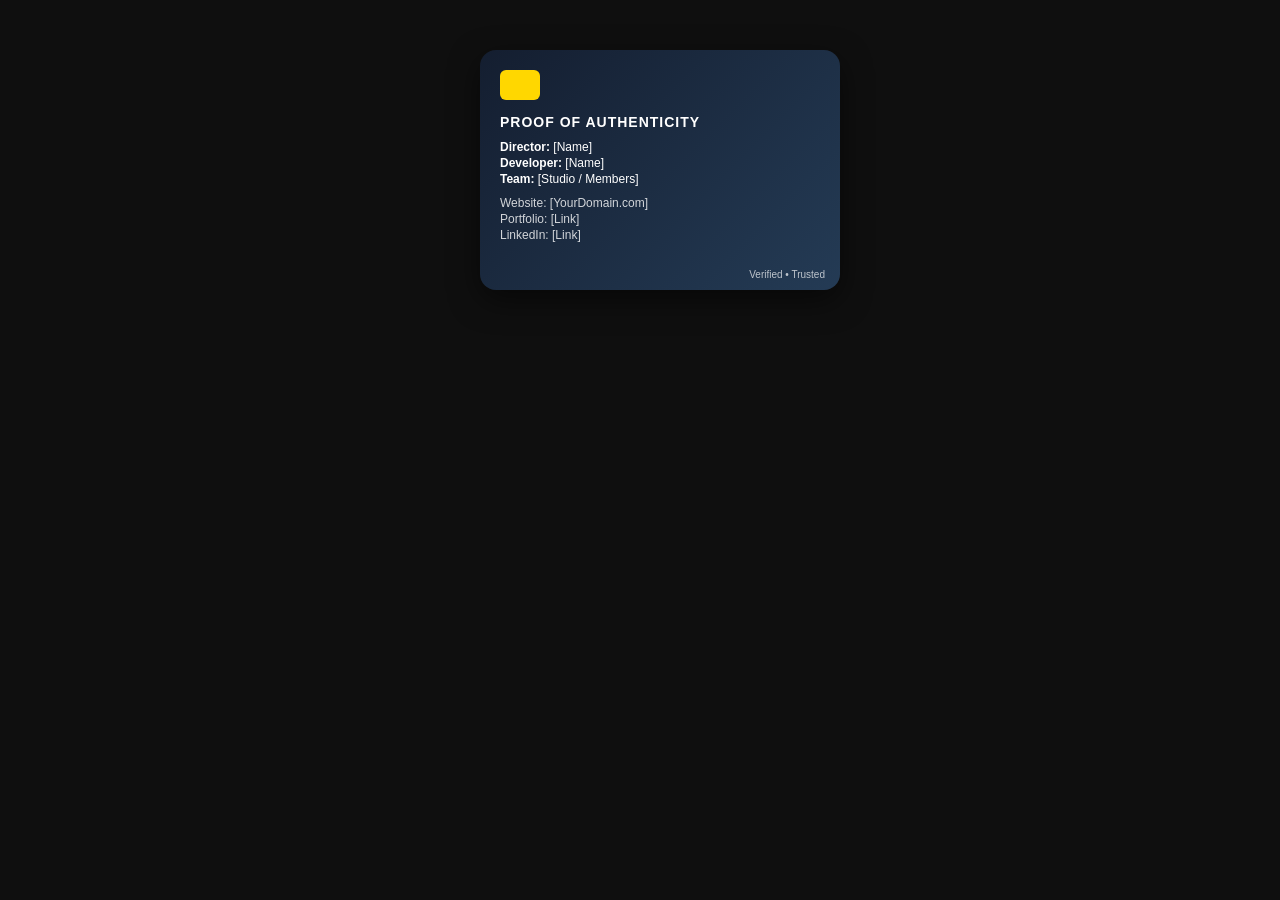
<file: Testing/index.html>
<!DOCTYPE html>
<html lang="en">
<head>
    <meta charset="UTF-8">
    <meta name="viewport" content="width=device-width, initial-scale=1.0">
    <link rel="stylesheet" href="style.css">
    <title>Document</title>
</head>
<body>
    <div class="card-container">
  <div class="card">

    <!-- FRONT SIDE -->
    <div class="card-face front">
      <div class="chip"></div>
      <h3>PROOF OF AUTHENTICITY</h3>

      <p><strong>Director:</strong> [Name]</p>
      <p><strong>Developer:</strong> [Name]</p>
      <p><strong>Team:</strong> [Studio / Members]</p>

      <div class="links">
        <p>Website: [YourDomain.com]</p>
        <p>Portfolio: [Link]</p>
        <p>LinkedIn: [Link]</p>
      </div>

      <span class="tag">Verified • Trusted</span>
    </div>

    <!-- BACK SIDE -->
    <div class="card-face back">
      <h3>BUSINESS VERIFICATION</h3>

      <p>✔ Registered Business</p>
      <p>✔ Verified via Razorpay</p>
      <p>✔ Merchant ID: [XXXXXX]</p>
      <p>✔ GST & Taxes Covered by Us</p>
      <p class="small">(Students are exempted)</p>

      <div class="divider"></div>

      <p>🌍 130+ Countries</p>
      <p>💳 International Payments Accepted</p>

      <span class="tag">Secure • Global</span>
    </div>

  </div>
</div>
</body>
</html>
</file>
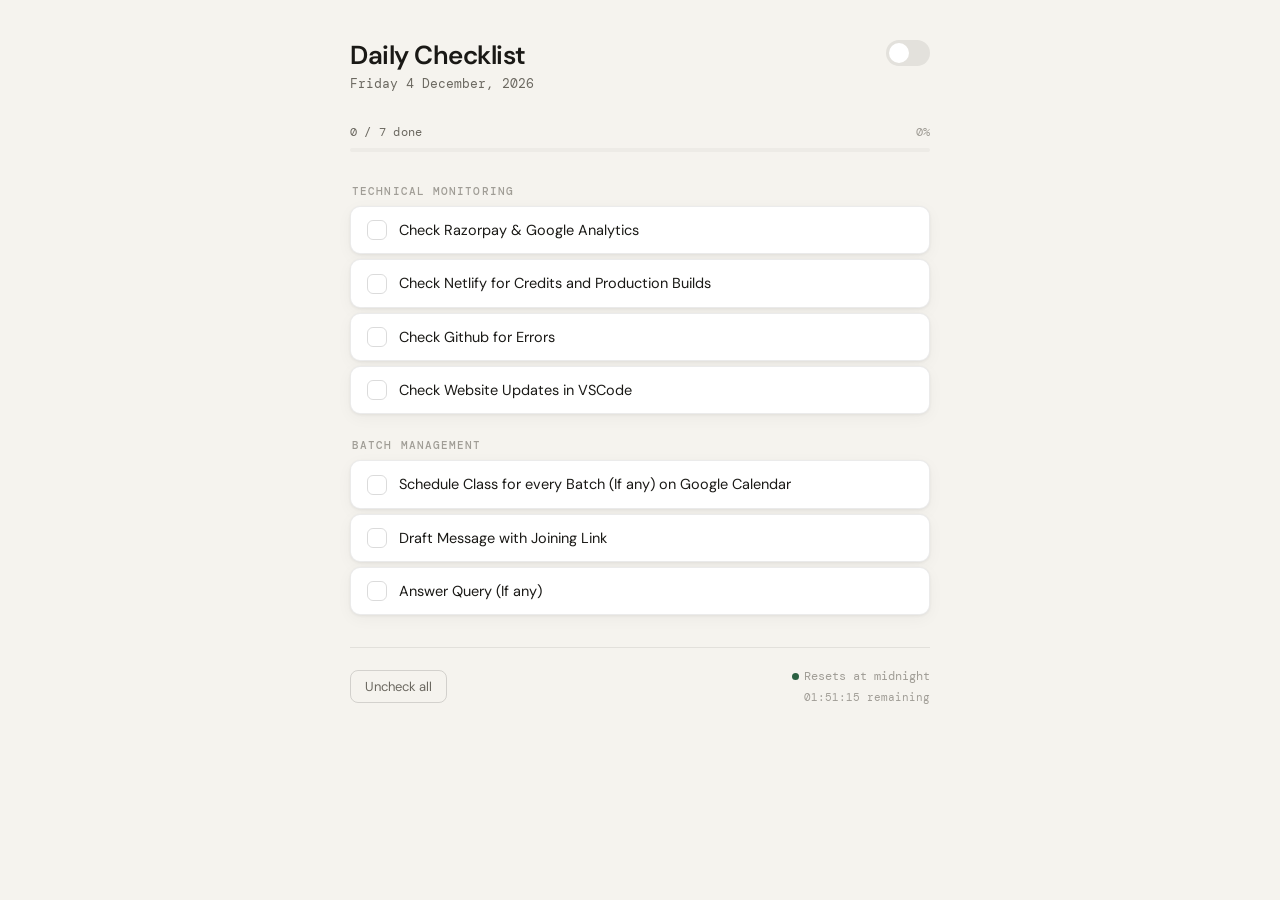
<file: daily-checklist.html>
<!DOCTYPE html>

<html lang="en" data-theme="light">
<head>
<meta charset="UTF-8" />
<meta name="viewport" content="width=device-width, initial-scale=1.0" />
<title>Daily Checklist</title>
<link rel="preconnect" href="https://fonts.googleapis.com" />
<link href="https://fonts.googleapis.com/css2?family=DM+Sans:wght@300;400;500;600&family=DM+Mono:wght@400;500&display=swap" rel="stylesheet" />
<style>
  :root[data-theme="light"] {
    --bg: #F5F3EE;
    --surface: #FFFFFF;
    --surface2: #EDEBE6;
    --border: rgba(0,0,0,0.08);
    --border2: rgba(0,0,0,0.14);
    --text: #1A1916;
    --text2: #6B6860;
    --text3: #A09D96;
    --accent: #2A6041;
    --accent-bg: #EAF3DE;
    --accent-light: #C0DD97;
    --check-bg: #2A6041;
    --check-tick: #fff;
    --tag-bg: #EDEBE6;
    --tag-text: #6B6860;
    --done-line: rgba(0,0,0,0.25);
    --shadow: 0 1px 3px rgba(0,0,0,0.06), 0 4px 16px rgba(0,0,0,0.04);
    --toggle-bg: #E3E1DC;
    --toggle-btn: #fff;    
    --test-commit-variable: #000;
    --accent-color: #2A6041;
  }
  :root[data-theme="dark"] {
    --bg: #141412;
    --surface: #1E1D1B;
    --surface2: #272521;
    --border: rgba(255,255,255,0.07);
    --border2: rgba(255,255,255,0.13);
    --text: #F0EDE8;
    --text2: #9E9B94;
    --text3: #5E5C57;
    --accent: #5DCAA5;
    --accent-bg: #04342C;
    --accent-light: #0F6E56;
    --check-bg: #5DCAA5;
    --check-tick: #04342C;
    --tag-bg: #272521;
    --tag-text: #9E9B94;
    --done-line: rgba(255,255,255,0.2);
    --shadow: 0 1px 3px rgba(0,0,0,0.3), 0 4px 16px rgba(0,0,0,0.2);
    --toggle-bg: #2A2926;
    --toggle-btn: #5DCAA5;
  }

  *, *::before, *::after { box-sizing: border-box; margin: 0; padding: 0; }

  body {
    font-family: 'DM Sans', sans-serif;
    background: var(--bg);
    color: var(--text);
    min-height: 100vh;
    padding: 2.5rem 1rem;
    transition: background 0.25s, color 0.25s;
  }

  .page {
    max-width: 580px;
    margin: 0 auto;
  }

  /* Header */
  .header {
    display: flex;
    align-items: flex-start;
    justify-content: space-between;
    margin-bottom: 2rem;
  }
  .header-left {}
  .header-title {
    font-size: 26px;
    font-weight: 600;
    letter-spacing: -0.5px;
    color: var(--text);
    line-height: 1.2;
  }
  .header-date {
    font-size: 13px;
    color: var(--text2);
    margin-top: 4px;
    font-family: 'DM Mono', monospace;
  }
  .header-right { display: flex; align-items: center; gap: 10px; }

  /* Theme toggle */
  .theme-toggle {
    width: 44px;
    height: 26px;
    border-radius: 99px;
    background: var(--toggle-bg);
    border: none;
    cursor: pointer;
    position: relative;
    transition: background 0.25s;
    flex-shrink: 0;
  }
  .theme-toggle::after {
    content: '';
    position: absolute;
    top: 3px; left: 3px;
    width: 20px; height: 20px;
    border-radius: 50%;
    background: var(--toggle-btn);
    transition: transform 0.25s, background 0.25s;
  }
  [data-theme="dark"] .theme-toggle::after { transform: translateX(18px); }

  /* Progress */
  .progress-section { margin-bottom: 2rem; }
  .progress-meta {
    display: flex;
    justify-content: space-between;
    font-size: 12px;
    font-family: 'DM Mono', monospace;
    color: var(--text3);
    margin-bottom: 8px;
    letter-spacing: 0.02em;
  }
  .progress-meta span:first-child { color: var(--text2); }
  .track {
    height: 4px;
    background: var(--surface2);
    border-radius: 99px;
    overflow: hidden;
  }
  .fill {
    height: 100%;
    background: var(--accent);
    border-radius: 99px;
    transition: width 0.4s cubic-bezier(0.4,0,0.2,1);
    min-width: 0;
  }

  /* Groups */
  .group { margin-bottom: 1.5rem; }
  .group-label {
    font-size: 11px;
    font-weight: 500;
    letter-spacing: 0.1em;
    text-transform: uppercase;
    color: var(--text3);
    font-family: 'DM Mono', monospace;
    margin-bottom: 8px;
    padding-left: 2px;
  }
  .group-items { display: flex; flex-direction: column; gap: 5px; }

  /* Task item */
  .task {
    display: flex;
    align-items: center;
    gap: 12px;
    padding: 13px 16px;
    background: var(--surface);
    border-radius: 10px;
    border: 1px solid var(--border);
    cursor: pointer;
    user-select: none;
    transition: border-color 0.15s, opacity 0.2s, transform 0.1s;
    box-shadow: var(--shadow);
    animation: fadeIn 0.25s ease forwards;
  }
  @keyframes fadeIn { from { opacity:0; transform: translateY(4px); } to { opacity:1; transform: translateY(0); } }
  .task:hover { border-color: var(--border2); }
  .task:active { transform: scale(0.99); }
  .task.done { opacity: 0.5; }

  .cb {
    width: 20px; height: 20px;
    border-radius: 6px;
    border: 1.5px solid var(--border2);
    flex-shrink: 0;
    display: flex; align-items: center; justify-content: center;
    transition: background 0.15s, border-color 0.15s;
    background: transparent;
  }
  .task.done .cb {
    background: var(--check-bg);
    border-color: var(--check-bg);
  }
  .cb svg { display: none; }
  .task.done .cb svg { display: block; }

  .task-label {
    font-size: 14.5px;
    font-weight: 400;
    color: var(--text);
    flex: 1;
    line-height: 1.4;
    transition: color 0.15s;
  }
  .task.done .task-label {
    text-decoration: line-through;
    text-decoration-color: var(--done-line);
    color: var(--text2);
  }

  /* Footer */
  .footer {
    display: flex;
    align-items: center;
    justify-content: space-between;
    margin-top: 2rem;
    padding-top: 1.25rem;
    border-top: 1px solid var(--border);
  }
  .reset-btn {
    font-size: 13px;
    font-family: 'DM Sans', sans-serif;
    color: var(--text2);
    background: none;
    border: 1px solid var(--border2);
    border-radius: 8px;
    padding: 7px 14px;
    cursor: pointer;
    transition: color 0.15s, border-color 0.15s, background 0.15s;
  }
  .reset-btn:hover { border-color: var(--accent); color: var(--accent); background: var(--accent-bg); }

  .auto-reset-badge {
    display: flex;
    align-items: center;
    gap: 5px;
    font-size: 12px;
    font-family: 'DM Mono', monospace;
    color: var(--text3);
  }
  .dot {
    width: 7px; height: 7px;
    border-radius: 50%;
    background: var(--accent);
    animation: pulse 2s infinite;
  }
  @keyframes pulse {
    0%,100% { opacity:1; transform: scale(1); }
    50% { opacity:0.5; transform: scale(0.8); }
  }

  .countdown {
    font-size: 11px;
    font-family: 'DM Mono', monospace;
    color: var(--text3);
    margin-top: 6px;
    text-align: right;
  }
</style>
</head>
<body>
<div class="page">
  <div class="header">
    <div class="header-left">
      <div class="header-title">Daily Checklist</div>
      <div class="header-date" id="date-label"></div>
    </div>
    <div class="header-right">
      <button class="theme-toggle" id="theme-toggle" title="Toggle light/dark mode" onclick="toggleTheme()"></button>
    </div>
  </div>

  <div class="progress-section">
    <div class="progress-meta">
      <span id="progress-text">0 / 0 done</span>
      <span id="progress-pct">0%</span>
    </div>
    <div class="track"><div class="fill" id="fill" style="width:0%"></div></div>
  </div>

  <div id="checklist"></div>

  <div class="footer">
    <button class="reset-btn" onclick="uncheckAll()">Uncheck all</button>
    <div>
      <div class="auto-reset-badge">
        <span class="dot"></span>
        <span>Resets at midnight</span>
      </div>
      <div class="countdown" id="countdown"></div>
    </div>
  </div>
</div>

<script>
const STORAGE_KEY = 'abhinav_daily_checklist_v1';

const GROUPS = [
  {
    label: 'Technical monitoring',
    tasks: [
      'Check Razorpay & Google Analytics',
      'Check Netlify for Credits and Production Builds',
      'Check Github for Errors',
      'Check Website Updates in VSCode',
    ]
  },
  {
    label: 'Batch management',
    tasks: [
      'Schedule Class for every Batch (If any) on Google Calendar',
      'Draft Message with Joining Link',
      'Answer Query (If any)',
    ]
  }
];

const today = () => new Date().toISOString().slice(0, 10);

function loadState() {
  try {
    const raw = localStorage.getItem(STORAGE_KEY);
    if (!raw) return null;
    return JSON.parse(raw);
  } catch { return null; }
}

function saveState(state) {
  try { localStorage.setItem(STORAGE_KEY, JSON.stringify(state)); } catch {}
}

function buildInitialChecks() {
  const checks = {};
  GROUPS.forEach(g => g.tasks.forEach(t => { checks[t] = false; }));
  return checks;
}

let state = loadState();
if (!state) {
  state = { date: today(), checks: buildInitialChecks(), theme: 'light' };
} else {
  if (state.date !== today()) {
    const checks = buildInitialChecks();
    state = { date: today(), checks, theme: state.theme || 'light' };
  }
}
saveState(state);

// Apply theme
document.documentElement.setAttribute('data-theme', state.theme || 'light');

function toggleTheme() {
  const cur = document.documentElement.getAttribute('data-theme');
  const next = cur === 'dark' ? 'light' : 'dark';
  document.documentElement.setAttribute('data-theme', next);
  state.theme = next;
  saveState(state);
}

function toggleTask(taskLabel) {
  state.checks[taskLabel] = !state.checks[taskLabel];
  saveState(state);
  render();
}

function uncheckAll() {
  Object.keys(state.checks).forEach(k => state.checks[k] = false);
  saveState(state);
  render();
}

function render() {
  const container = document.getElementById('checklist');
  container.innerHTML = '';

  let total = 0, done = 0;

  GROUPS.forEach(group => {
    const groupEl = document.createElement('div');
    groupEl.className = 'group';

    const labelEl = document.createElement('div');
    labelEl.className = 'group-label';
    labelEl.textContent = group.label;
    groupEl.appendChild(labelEl);

    const itemsEl = document.createElement('div');
    itemsEl.className = 'group-items';

    group.tasks.forEach(taskLabel => {
      total++;
      const isDone = !!state.checks[taskLabel];
      if (isDone) done++;

      const el = document.createElement('div');
      el.className = 'task' + (isDone ? ' done' : '');
      el.innerHTML = `
        <div class="cb">
          <svg width="11" height="9" viewBox="0 0 11 9" fill="none">
            <path d="M1 4.5L4 7.5L10 1" stroke="var(--check-tick)" stroke-width="1.8" stroke-linecap="round" stroke-linejoin="round"/>
          </svg>
        </div>
        <span class="task-label">${esc(taskLabel)}</span>
      `;
      el.onclick = () => toggleTask(taskLabel);
      itemsEl.appendChild(el);
    });

    groupEl.appendChild(itemsEl);
    container.appendChild(groupEl);
  });

  const pct = total === 0 ? 0 : Math.round((done / total) * 100);
  document.getElementById('progress-text').textContent = `${done} / ${total} done`;
  document.getElementById('progress-pct').textContent = pct + '%';
  document.getElementById('fill').style.width = pct + '%';
}

function esc(s) {
  return s.replace(/&/g,'&amp;').replace(/</g,'&lt;').replace(/>/g,'&gt;');
}

function updateMeta() {
  const now = new Date();
  document.getElementById('date-label').textContent = now.toLocaleDateString('en-IN', {
    weekday: 'long', day: 'numeric', month: 'long', year: 'numeric'
  });
  const midnight = new Date(now);
  midnight.setHours(24, 0, 0, 0);
  const diff = midnight - now;
  const h = Math.floor(diff / 3600000);
  const m = Math.floor((diff % 3600000) / 60000);
  const s = Math.floor((diff % 60000) / 1000);
  document.getElementById('countdown').textContent =
    `${String(h).padStart(2,'0')}:${String(m).padStart(2,'0')}:${String(s).padStart(2,'0')} remaining`;
}

function midnightCheck() {
  if (state.date !== today()) {
    state.checks = buildInitialChecks();
    state.date = today();
    saveState(state);
    render();
  }
}

render();
updateMeta();
setInterval(() => { updateMeta(); midnightCheck(); }, 1000);
</script>
</body>
</html>
</file>
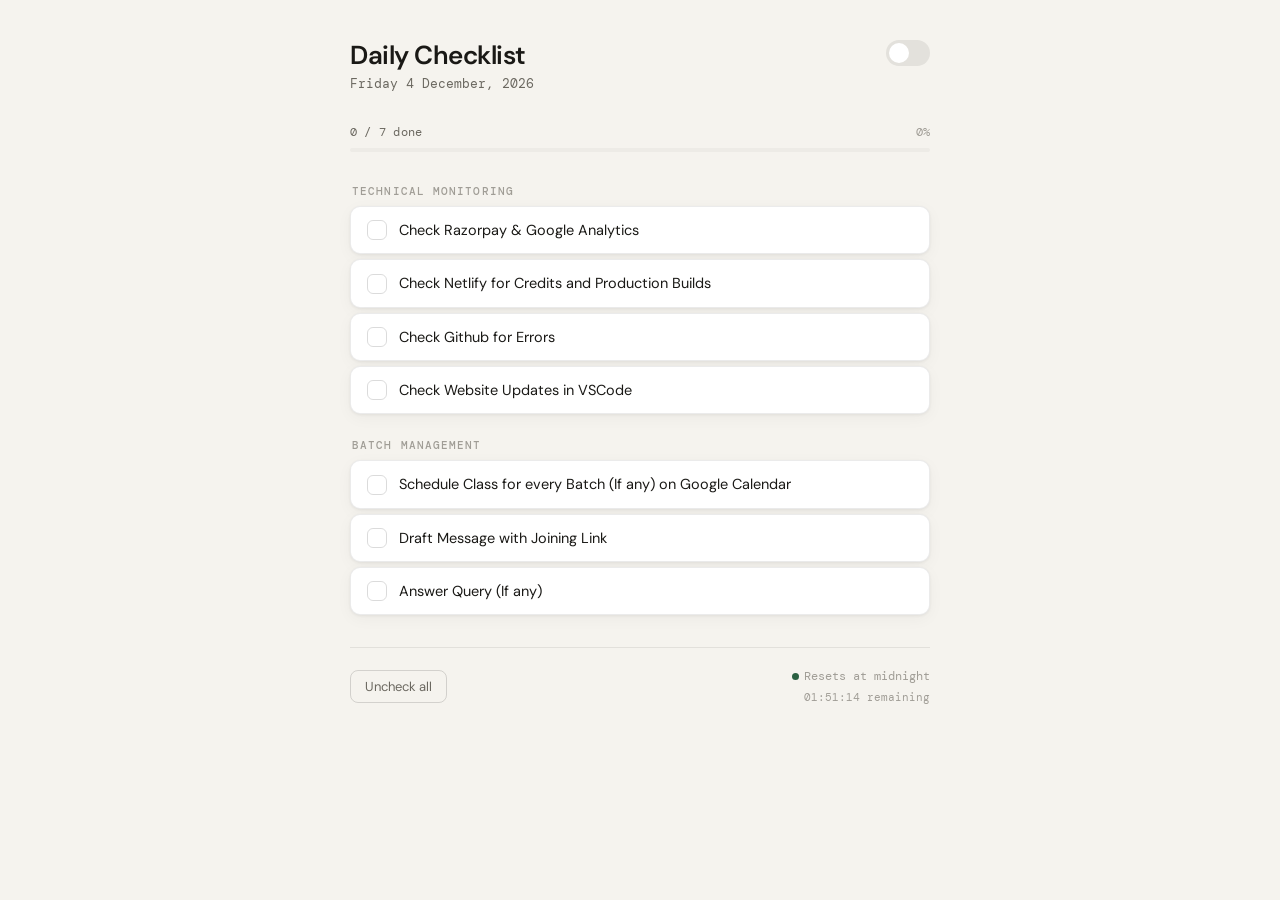
<file: Daily Checklist/daily-checklist.html>
<!DOCTYPE html>
<html lang="en" data-theme="light">
<head>
<meta charset="UTF-8" />
<meta name="viewport" content="width=device-width, initial-scale=1.0" />
<title>Daily Checklist</title>
<link rel="preconnect" href="https://fonts.googleapis.com" />
<link href="https://fonts.googleapis.com/css2?family=DM+Sans:wght@300;400;500;600&family=DM+Mono:wght@400;500&display=swap" rel="stylesheet" />
<style>
  :root[data-theme="light"] {
    --bg: #F5F3EE;
    --surface: #FFFFFF;
    --surface2: #EDEBE6;
    --border: rgba(0,0,0,0.08);
    --border2: rgba(0,0,0,0.14);
    --text: #1A1916;
    --text2: #6B6860;
    --text3: #A09D96;
    --accent: #2A6041;
    --accent-bg: #EAF3DE;
    --accent-light: #C0DD97;
    --check-bg: #2A6041;
    --check-tick: #fff;
    --tag-bg: #EDEBE6;
    --tag-text: #6B6860;
    --done-line: rgba(0,0,0,0.25);
    --shadow: 0 1px 3px rgba(0,0,0,0.06), 0 4px 16px rgba(0,0,0,0.04);
    --toggle-bg: #E3E1DC;
    --toggle-btn: #fff;
  }
  :root[data-theme="dark"] {
    --bg: #141412;
    --surface: #1E1D1B;
    --surface2: #272521;
    --border: rgba(255,255,255,0.07);
    --border2: rgba(255,255,255,0.13);
    --text: #F0EDE8;
    --text2: #9E9B94;
    --text3: #5E5C57;
    --accent: #5DCAA5;
    --accent-bg: #04342C;
    --accent-light: #0F6E56;
    --check-bg: #5DCAA5;
    --check-tick: #04342C;
    --tag-bg: #272521;
    --tag-text: #9E9B94;
    --done-line: rgba(255,255,255,0.2);
    --shadow: 0 1px 3px rgba(0,0,0,0.3), 0 4px 16px rgba(0,0,0,0.2);
    --toggle-bg: #2A2926;
    --toggle-btn: #5DCAA5;
  }

  *, *::before, *::after { box-sizing: border-box; margin: 0; padding: 0; }

  body {
    font-family: 'DM Sans', sans-serif;
    background: var(--bg);
    color: var(--text);
    min-height: 100vh;
    padding: 2.5rem 1rem;
    transition: background 0.25s, color 0.25s;
  }

  .page {
    max-width: 580px;
    margin: 0 auto;
  }

  /* Header */
  .header {
    display: flex;
    align-items: flex-start;
    justify-content: space-between;
    margin-bottom: 2rem;
  }
  .header-left {}
  .header-title {
    font-size: 26px;
    font-weight: 600;
    letter-spacing: -0.5px;
    color: var(--text);
    line-height: 1.2;
  }
  .header-date {
    font-size: 13px;
    color: var(--text2);
    margin-top: 4px;
    font-family: 'DM Mono', monospace;
  }
  .header-right { display: flex; align-items: center; gap: 10px; }

  /* Theme toggle */
  .theme-toggle {
    width: 44px;
    height: 26px;
    border-radius: 99px;
    background: var(--toggle-bg);
    border: none;
    cursor: pointer;
    position: relative;
    transition: background 0.25s;
    flex-shrink: 0;
  }
  .theme-toggle::after {
    content: '';
    position: absolute;
    top: 3px; left: 3px;
    width: 20px; height: 20px;
    border-radius: 50%;
    background: var(--toggle-btn);
    transition: transform 0.25s, background 0.25s;
  }
  [data-theme="dark"] .theme-toggle::after { transform: translateX(18px); }

  /* Progress */
  .progress-section { margin-bottom: 2rem; }
  .progress-meta {
    display: flex;
    justify-content: space-between;
    font-size: 12px;
    font-family: 'DM Mono', monospace;
    color: var(--text3);
    margin-bottom: 8px;
    letter-spacing: 0.02em;
  }
  .progress-meta span:first-child { color: var(--text2); }
  .track {
    height: 4px;
    background: var(--surface2);
    border-radius: 99px;
    overflow: hidden;
  }
  .fill {
    height: 100%;
    background: var(--accent);
    border-radius: 99px;
    transition: width 0.4s cubic-bezier(0.4,0,0.2,1);
    min-width: 0;
  }

  /* Groups */
  .group { margin-bottom: 1.5rem; }
  .group-label {
    font-size: 11px;
    font-weight: 500;
    letter-spacing: 0.1em;
    text-transform: uppercase;
    color: var(--text3);
    font-family: 'DM Mono', monospace;
    margin-bottom: 8px;
    padding-left: 2px;
  }
  .group-items { display: flex; flex-direction: column; gap: 5px; }

  /* Task item */
  .task {
    display: flex;
    align-items: center;
    gap: 12px;
    padding: 13px 16px;
    background: var(--surface);
    border-radius: 10px;
    border: 1px solid var(--border);
    cursor: pointer;
    user-select: none;
    transition: border-color 0.15s, opacity 0.2s, transform 0.1s;
    box-shadow: var(--shadow);
    animation: fadeIn 0.25s ease forwards;
  }
  @keyframes fadeIn { from { opacity:0; transform: translateY(4px); } to { opacity:1; transform: translateY(0); } }
  .task:hover { border-color: var(--border2); }
  .task:active { transform: scale(0.99); }
  .task.done { opacity: 0.5; }

  .cb {
    width: 20px; height: 20px;
    border-radius: 6px;
    border: 1.5px solid var(--border2);
    flex-shrink: 0;
    display: flex; align-items: center; justify-content: center;
    transition: background 0.15s, border-color 0.15s;
    background: transparent;
  }
  .task.done .cb {
    background: var(--check-bg);
    border-color: var(--check-bg);
  }
  .cb svg { display: none; }
  .task.done .cb svg { display: block; }

  .task-label {
    font-size: 14.5px;
    font-weight: 400;
    color: var(--text);
    flex: 1;
    line-height: 1.4;
    transition: color 0.15s;
  }
  .task.done .task-label {
    text-decoration: line-through;
    text-decoration-color: var(--done-line);
    color: var(--text2);
  }

  /* Footer */
  .footer {
    display: flex;
    align-items: center;
    justify-content: space-between;
    margin-top: 2rem;
    padding-top: 1.25rem;
    border-top: 1px solid var(--border);
  }
  .reset-btn {
    font-size: 13px;
    font-family: 'DM Sans', sans-serif;
    color: var(--text2);
    background: none;
    border: 1px solid var(--border2);
    border-radius: 8px;
    padding: 7px 14px;
    cursor: pointer;
    transition: color 0.15s, border-color 0.15s, background 0.15s;
  }
  .reset-btn:hover { border-color: var(--accent); color: var(--accent); background: var(--accent-bg); }

  .auto-reset-badge {
    display: flex;
    align-items: center;
    gap: 5px;
    font-size: 12px;
    font-family: 'DM Mono', monospace;
    color: var(--text3);
  }
  .dot {
    width: 7px; height: 7px;
    border-radius: 50%;
    background: var(--accent);
    animation: pulse 2s infinite;
  }
  @keyframes pulse {
    0%,100% { opacity:1; transform: scale(1); }
    50% { opacity:0.5; transform: scale(0.8); }
  }

  .countdown {
    font-size: 11px;
    font-family: 'DM Mono', monospace;
    color: var(--text3);
    margin-top: 6px;
    text-align: right;
  }
</style>
</head>
<body>
<div class="page">
  <div class="header">
    <div class="header-left">
      <div class="header-title">Daily Checklist</div>
      <div class="header-date" id="date-label"></div>
    </div>
    <div class="header-right">
      <button class="theme-toggle" id="theme-toggle" title="Toggle light/dark mode" onclick="toggleTheme()"></button>
    </div>
  </div>

  <div class="progress-section">
    <div class="progress-meta">
      <span id="progress-text">0 / 0 done</span>
      <span id="progress-pct">0%</span>
    </div>
    <div class="track"><div class="fill" id="fill" style="width:0%"></div></div>
  </div>

  <div id="checklist"></div>

  <div class="footer">
    <button class="reset-btn" onclick="uncheckAll()">Uncheck all</button>
    <div>
      <div class="auto-reset-badge">
        <span class="dot"></span>
        <span>Resets at midnight</span>
      </div>
      <div class="countdown" id="countdown"></div>
    </div>
  </div>
</div>

<script>
const STORAGE_KEY = 'abhinav_daily_checklist_v1';

const GROUPS = [
  {
    label: 'Technical monitoring',
    tasks: [
      'Check Razorpay & Google Analytics',
      'Check Netlify for Credits and Production Builds',
      'Check Github for Errors',
      'Check Website Updates in VSCode',
    ]
  },
  {
    label: 'Batch management',
    tasks: [
      'Schedule Class for every Batch (If any) on Google Calendar',
      'Draft Message with Joining Link',
      'Answer Query (If any)',
    ]
  }
];

const today = () => new Date().toISOString().slice(0, 10);

function loadState() {
  try {
    const raw = localStorage.getItem(STORAGE_KEY);
    if (!raw) return null;
    return JSON.parse(raw);
  } catch { return null; }
}

function saveState(state) {
  try { localStorage.setItem(STORAGE_KEY, JSON.stringify(state)); } catch {}
}

function buildInitialChecks() {
  const checks = {};
  GROUPS.forEach(g => g.tasks.forEach(t => { checks[t] = false; }));
  return checks;
}

let state = loadState();
if (!state) {
  state = { date: today(), checks: buildInitialChecks(), theme: 'light' };
} else {
  if (state.date !== today()) {
    const checks = buildInitialChecks();
    state = { date: today(), checks, theme: state.theme || 'light' };
  }
}
saveState(state);

// Apply theme
document.documentElement.setAttribute('data-theme', state.theme || 'light');

function toggleTheme() {
  const cur = document.documentElement.getAttribute('data-theme');
  const next = cur === 'dark' ? 'light' : 'dark';
  document.documentElement.setAttribute('data-theme', next);
  state.theme = next;
  saveState(state);
}

function toggleTask(taskLabel) {
  state.checks[taskLabel] = !state.checks[taskLabel];
  saveState(state);
  render();
}

function uncheckAll() {
  Object.keys(state.checks).forEach(k => state.checks[k] = false);
  saveState(state);
  render();
}

function render() {
  const container = document.getElementById('checklist');
  container.innerHTML = '';

  let total = 0, done = 0;

  GROUPS.forEach(group => {
    const groupEl = document.createElement('div');
    groupEl.className = 'group';

    const labelEl = document.createElement('div');
    labelEl.className = 'group-label';
    labelEl.textContent = group.label;
    groupEl.appendChild(labelEl);

    const itemsEl = document.createElement('div');
    itemsEl.className = 'group-items';

    group.tasks.forEach(taskLabel => {
      total++;
      const isDone = !!state.checks[taskLabel];
      if (isDone) done++;

      const el = document.createElement('div');
      el.className = 'task' + (isDone ? ' done' : '');
      el.innerHTML = `
        <div class="cb">
          <svg width="11" height="9" viewBox="0 0 11 9" fill="none">
            <path d="M1 4.5L4 7.5L10 1" stroke="var(--check-tick)" stroke-width="1.8" stroke-linecap="round" stroke-linejoin="round"/>
          </svg>
        </div>
        <span class="task-label">${esc(taskLabel)}</span>
      `;
      el.onclick = () => toggleTask(taskLabel);
      itemsEl.appendChild(el);
    });

    groupEl.appendChild(itemsEl);
    container.appendChild(groupEl);
  });

  const pct = total === 0 ? 0 : Math.round((done / total) * 100);
  document.getElementById('progress-text').textContent = `${done} / ${total} done`;
  document.getElementById('progress-pct').textContent = pct + '%';
  document.getElementById('fill').style.width = pct + '%';
}

function esc(s) {
  return s.replace(/&/g,'&amp;').replace(/</g,'&lt;').replace(/>/g,'&gt;');
}

function updateMeta() {
  const now = new Date();
  document.getElementById('date-label').textContent = now.toLocaleDateString('en-IN', {
    weekday: 'long', day: 'numeric', month: 'long', year: 'numeric'
  });
  const midnight = new Date(now);
  midnight.setHours(24, 0, 0, 0);
  const diff = midnight - now;
  const h = Math.floor(diff / 3600000);
  const m = Math.floor((diff % 3600000) / 60000);
  const s = Math.floor((diff % 60000) / 1000);
  document.getElementById('countdown').textContent =
    `${String(h).padStart(2,'0')}:${String(m).padStart(2,'0')}:${String(s).padStart(2,'0')} remaining`;
}

function midnightCheck() {
  if (state.date !== today()) {
    state.checks = buildInitialChecks();
    state.date = today();
    saveState(state);
    render();
  }
}

render();
updateMeta();
setInterval(() => { updateMeta(); midnightCheck(); }, 1000);
</script>
</body>
</html>
</file>
<file: Testing/style.css>
body {
  background: #0f0f0f;
  font-family: 'Poppins', sans-serif;
}

.card-container {
  width: 320px;
  height: 200px;
  perspective: 1000px;
  margin: 50px auto;
}

.card {
  width: 100%;
  height: 100%;
  position: relative;
  transform-style: preserve-3d;
  transition: transform 0.8s;
}

.card-container:hover .card {
  transform: rotateY(180deg);
}

.card-face {
  position: absolute;
  width: 100%;
  height: 100%;
  border-radius: 16px;
  padding: 20px;
  color: #fff;
  backface-visibility: hidden;
  box-shadow: 0 10px 30px rgba(0,0,0,0.5);
}

/* FRONT */
.front {
  background: linear-gradient(135deg, #141e30, #243b55);
}

.front h3 {
  font-size: 14px;
  margin-bottom: 10px;
  letter-spacing: 1px;
}

.front p {
  font-size: 12px;
  margin: 2px 0;
}

.links {
  margin-top: 10px;
  font-size: 10px;
  opacity: 0.8;
}

.chip {
  width: 40px;
  height: 30px;
  background: gold;
  border-radius: 6px;
  margin-bottom: 10px;
}

/* BACK */
.back {
  background: linear-gradient(135deg, #000000, #434343);
  transform: rotateY(180deg);
}

.back h3 {
  font-size: 14px;
  margin-bottom: 10px;
}

.back p {
  font-size: 12px;
  margin: 3px 0;
}

.small {
  font-size: 10px;
  opacity: 0.7;
}

.divider {
  height: 1px;
  background: rgba(255,255,255,0.2);
  margin: 10px 0;
}

/* TAG */
.tag {
  position: absolute;
  bottom: 10px;
  right: 15px;
  font-size: 10px;
  opacity: 0.7;
}
</file>
